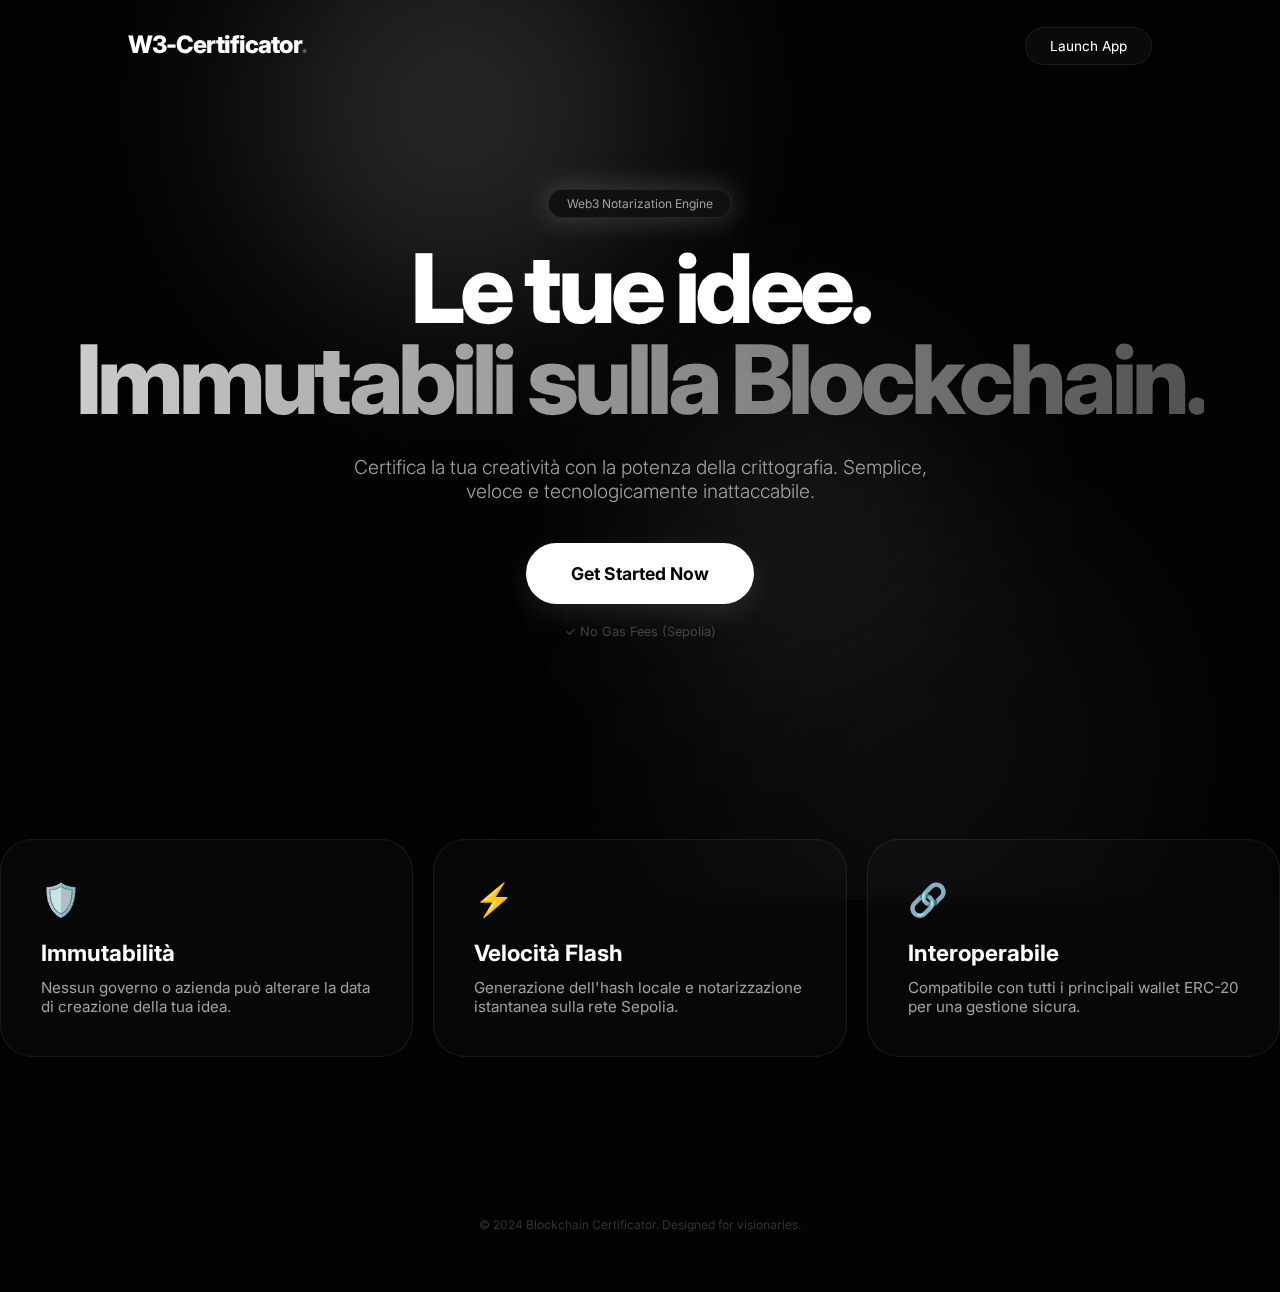
<file: index.html>
<!DOCTYPE html>
<html lang="it">
<head>
    <meta charset="UTF-8">
    <meta name="viewport" content="width=device-width, initial-scale=1.0">
    <title>Certificator | Blockchain Identity</title>
    <link rel="preconnect" href="https://fonts.googleapis.com">
    <link rel="preconnect" href="https://fonts.gstatic.com" crossorigin>
    <link href="https://fonts.googleapis.com/css2?family=Inter:wght@300;500;800&display=swap" rel="stylesheet">
    <link rel="stylesheet" href="css/landing-style.css">
</head>
<body>
    <div class="background-wrapper">
        <div class="glow-sphere sphere-1"></div>
        <div class="glow-sphere sphere-2"></div>
        <div class="glow-sphere sphere-3"></div>
    </div>

    <nav class="navbar">
        <div class="logo">W3-Certificator<span>.</span></div>
        <div class="nav-links">
            <a href="landing.html" class="btn-nav">Launch App</a>
        </div>
    </nav>

    <section class="hero">
        <div class="container">
            <div class="badge-wrapper">
                <span class="badge-glow"></span>
                <div class="badge-content">Web3 Notarization Engine</div>
            </div>
            
            <h1>Le tue idee. <br><span class="gradient-text">Immutabili sulla Blockchain.</span></h1>
            
            <p class="hero-text">
                Certifica la tua creatività con la potenza della crittografia. 
                Semplice, veloce e tecnologicamente inattaccabile.
            </p>
            
            <div class="cta-group">
                <a href="landing.html" class="btn-main">Get Started Now</a>
                <div class="secondary-info">✓ No Gas Fees (Sepolia)</div>
            </div>
        </div>
    </section>

    <section class="features-grid">
        <div class="container">
            <div class="f-card">
                <div class="icon-box">🛡️</div>
                <h3>Immutabilità</h3>
                <p>Nessun governo o azienda può alterare la data di creazione della tua idea.</p>
            </div>
            <div class="f-card">
                <div class="icon-box">⚡</div>
                <h3>Velocità Flash</h3>
                <p>Generazione dell'hash locale e notarizzazione istantanea sulla rete Sepolia.</p>
            </div>
            <div class="f-card">
                <div class="icon-box">🔗</div>
                <h3>Interoperabile</h3>
                <p>Compatibile con tutti i principali wallet ERC-20 per una gestione sicura.</p>
            </div>
        </div>
    </section>

    <footer>
        <p>&copy; 2024 Blockchain Certificator. Designed for visionaries.</p>
    </footer>
</body>
</html>
</file>
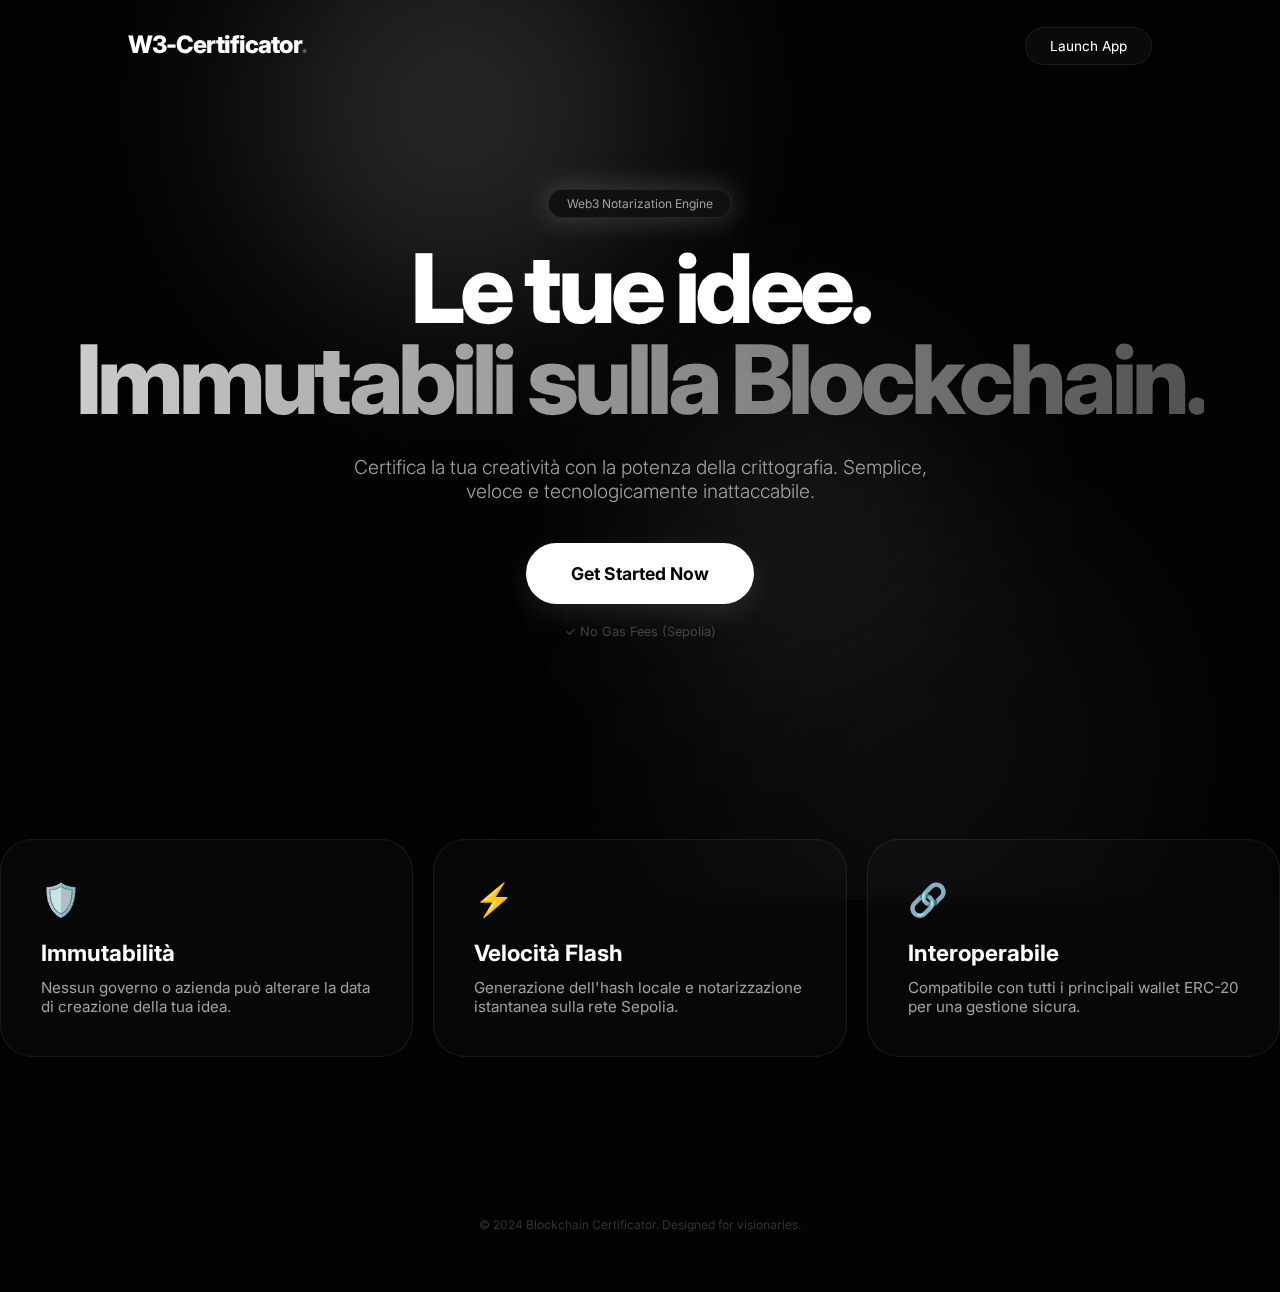
<file: landing.html>
<!DOCTYPE html>
<html lang="it">
<head>
    <meta charset="UTF-8">
    <meta name="viewport" content="width=device-width, initial-scale=1.0">
    <title>Certificator | Blockchain Identity</title>
    <link rel="preconnect" href="https://fonts.googleapis.com">
    <link rel="preconnect" href="https://fonts.gstatic.com" crossorigin>
    <link href="https://fonts.googleapis.com/css2?family=Inter:wght@300;500;800&display=swap" rel="stylesheet">
    <link rel="stylesheet" href="css/landing-style.css">
</head>
<body>
    <div class="background-wrapper">
        <div class="glow-sphere sphere-1"></div>
        <div class="glow-sphere sphere-2"></div>
        <div class="glow-sphere sphere-3"></div>
    </div>

    <nav class="navbar">
        <div class="logo">W3-Certificator<span>.</span></div>
        <div class="nav-links">
            <a href="index.html" class="btn-nav">Launch App</a>
        </div>
    </nav>

    <section class="hero">
        <div class="container">
            <div class="badge-wrapper">
                <span class="badge-glow"></span>
                <div class="badge-content">Web3 Notarization Engine</div>
            </div>
            
            <h1>Le tue idee. <br><span class="gradient-text">Immutabili sulla Blockchain.</span></h1>
            
            <p class="hero-text">
                Certifica la tua creatività con la potenza della crittografia. 
                Semplice, veloce e tecnologicamente inattaccabile.
            </p>
            
            <div class="cta-group">
                <a href="index.html" class="btn-main">Get Started Now</a>
                <div class="secondary-info">✓ No Gas Fees (Sepolia)</div>
            </div>
        </div>
    </section>

    <section class="features-grid">
        <div class="container">
            <div class="f-card">
                <div class="icon-box">🛡️</div>
                <h3>Immutabilità</h3>
                <p>Nessun governo o azienda può alterare la data di creazione della tua idea.</p>
            </div>
            <div class="f-card">
                <div class="icon-box">⚡</div>
                <h3>Velocità Flash</h3>
                <p>Generazione dell'hash locale e notarizzazione istantanea sulla rete Sepolia.</p>
            </div>
            <div class="f-card">
                <div class="icon-box">🔗</div>
                <h3>Interoperabile</h3>
                <p>Compatibile con tutti i principali wallet ERC-20 per una gestione sicura.</p>
            </div>
        </div>
    </section>

    <footer>
        <p>&copy; 2024 Blockchain Certificator. Designed for visionaries.</p>
    </footer>
</body>
</html>
</file>
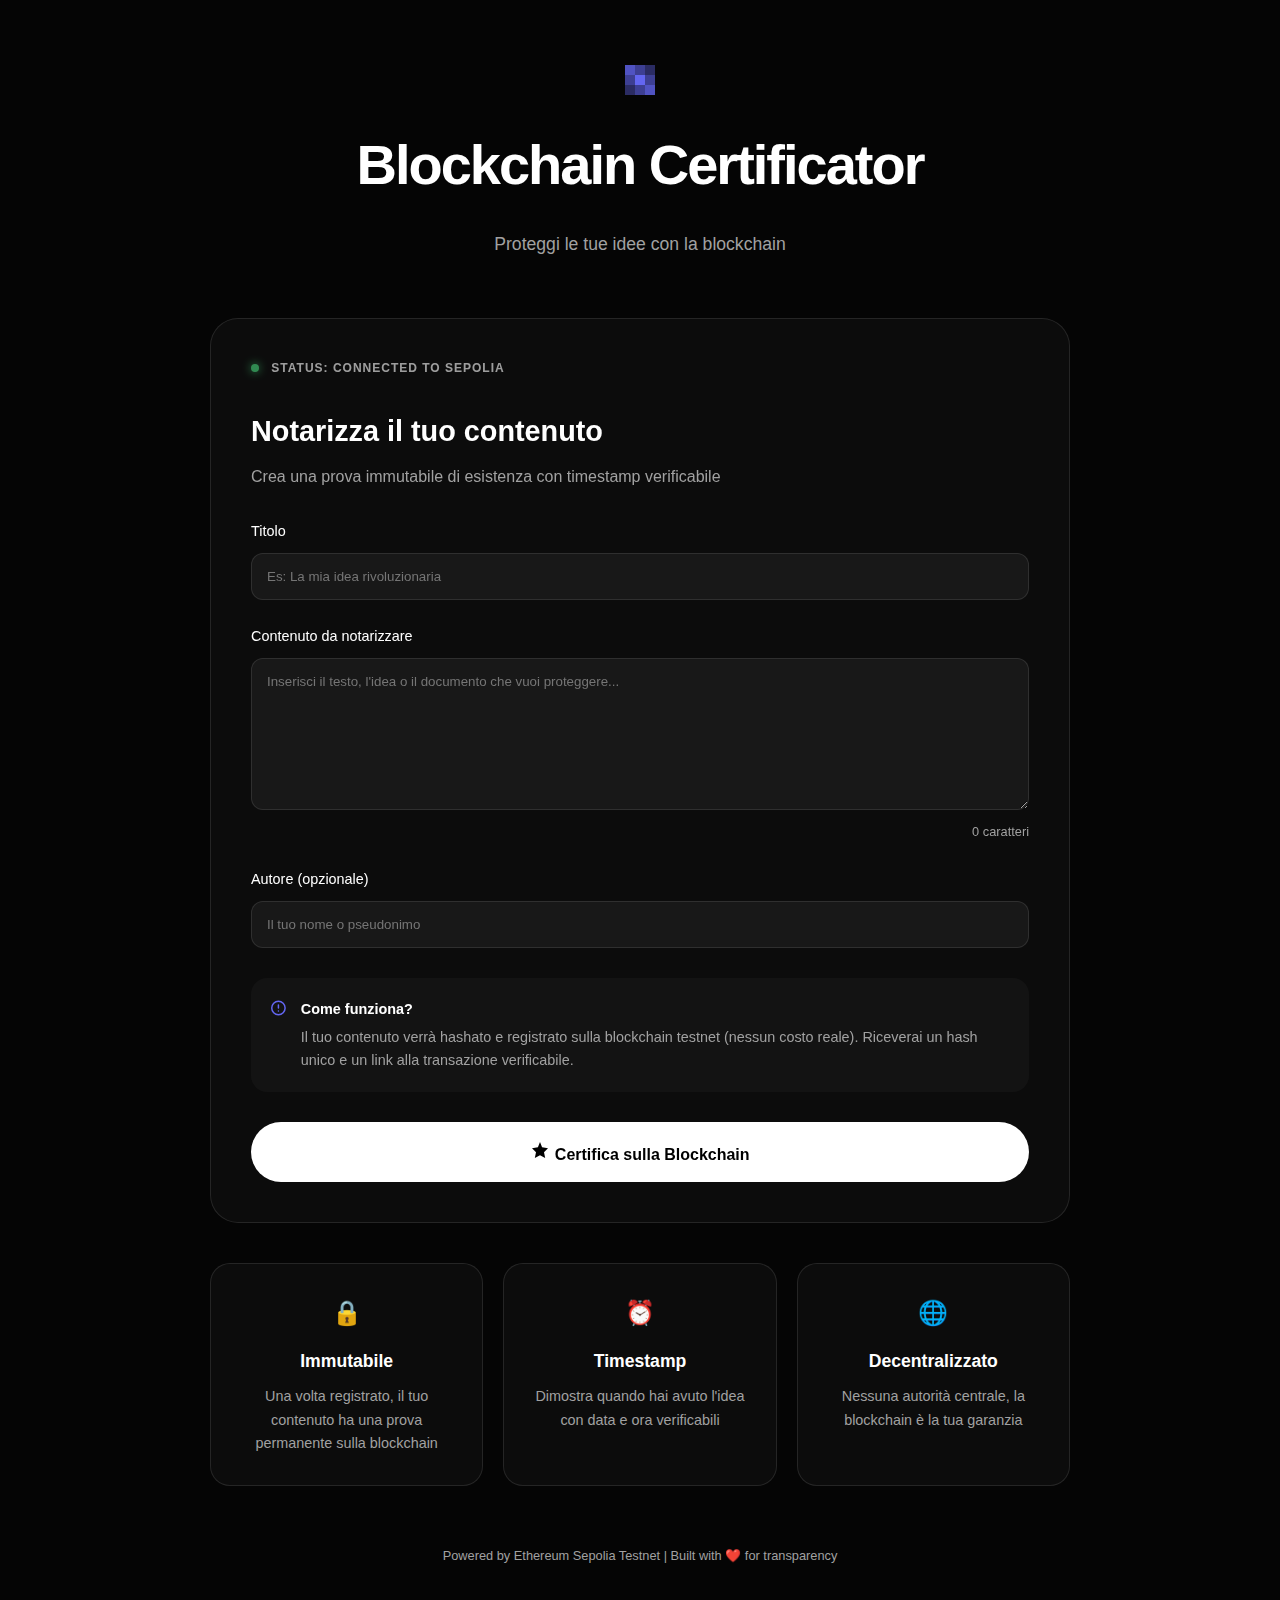
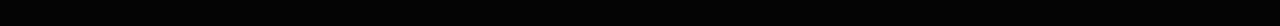
<file: sds.html>
<!DOCTYPE html>
<html lang="it">
<head>
    <meta charset="UTF-8">
    <meta name="viewport" content="width=device-width, initial-scale=1.0">
    <title>Blockchain Certificator - Notarizza le tue idee</title>
    <link rel="stylesheet" href="css/style.css">
</head>
<body>
    <div class="container">
        <header>
            <div class="logo">
                <svg width="40" height="40" viewBox="0 0 40 40" fill="none" xmlns="http://www.w3.org/2000/svg">
                    <rect x="5" y="5" width="10" height="10" fill="#6366f1" opacity="0.8"/>
                    <rect x="15" y="5" width="10" height="10" fill="#6366f1" opacity="0.6"/>
                    <rect x="25" y="5" width="10" height="10" fill="#6366f1" opacity="0.4"/>
                    <rect x="5" y="15" width="10" height="10" fill="#6366f1" opacity="0.6"/>
                    <rect x="15" y="15" width="10" height="10" fill="#6366f1"/>
                    <rect x="25" y="15" width="10" height="10" fill="#6366f1" opacity="0.6"/>
                    <rect x="5" y="25" width="10" height="10" fill="#6366f1" opacity="0.4"/>
                    <rect x="15" y="25" width="10" height="10" fill="#6366f1" opacity="0.6"/>
                    <rect x="25" y="25" width="10" height="10" fill="#6366f1" opacity="0.8"/>
                </svg>
                <h1>Blockchain Certificator</h1>
            </div>
            <p class="tagline">Proteggi le tue idee con la blockchain</p>
        </header>

        <main>
            <div class="card">
                <!-- Status Bar -->
                <div class="status-bar">
                    <span class="status-indicator">
                        <span class="led"></span>
                        STATUS: CONNECTED TO SEPOLIA
                    </span>
                </div>

                <div class="card-header">
                    <h2>Notarizza il tuo contenuto</h2>
                    <p>Crea una prova immutabile di esistenza con timestamp verificabile</p>
                </div>

                <form id="certificationForm">
                    <div class="form-group">
                        <label for="title">Titolo</label>
                        <input
                            type="text"
                            id="title"
                            name="title"
                            placeholder="Es: La mia idea rivoluzionaria"
                            required
                        >
                    </div>

                    <div class="form-group">
                        <label for="content">Contenuto da notarizzare</label>
                        <textarea
                            id="content"
                            name="content"
                            rows="8"
                            placeholder="Inserisci il testo, l'idea o il documento che vuoi proteggere..."
                            required
                        ></textarea>
                        <div class="char-counter">
                            <span id="charCount">0</span> caratteri
                        </div>
                    </div>

                    <div class="form-group">
                        <label for="author">Autore (opzionale)</label>
                        <input
                            type="text"
                            id="author"
                            name="author"
                            placeholder="Il tuo nome o pseudonimo"
                        >
                    </div>

                    <div class="info-box">
                        <svg width="20" height="20" viewBox="0 0 20 20" fill="none">
                            <circle cx="10" cy="10" r="9" stroke="#6366f1" stroke-width="2"/>
                            <path d="M10 6V10M10 14H10.01" stroke="#6366f1" stroke-width="2" stroke-linecap="round"/>
                        </svg>
                        <div>
                            <strong>Come funziona?</strong>
                            <p>Il tuo contenuto verrà hashato e registrato sulla blockchain testnet (nessun costo reale). Riceverai un hash unico e un link alla transazione verificabile.</p>
                        </div>
                    </div>

                    <button type="submit" class="btn-primary" id="certifyBtn">
                        <svg width="20" height="20" viewBox="0 0 20 20" fill="none">
                            <path d="M10 2L12.09 7.26L18 8.27L14 12.14L15.18 18.02L10 15.27L4.82 18.02L6 12.14L2 8.27L7.91 7.26L10 2Z"
                                  fill="currentColor"/>
                        </svg>
                        Certifica sulla Blockchain
                    </button>
                </form>
            </div>

            <div class="card result-card" id="resultCard" style="display: none;">
                <div class="card-header success">
                    <svg width="60" height="60" viewBox="0 0 60 60">
                        <circle cx="30" cy="30" r="28" stroke="#10b981" stroke-width="4" fill="none"/>
                        <path d="M16 30L26 40L44 20" stroke="#10b981" stroke-width="4" stroke-linecap="round" stroke-linejoin="round" fill="none"/>
                    </svg>
                    <h2>Certificazione Completata!</h2>
                    <p>Il tuo contenuto è stato notarizzato con successo</p>
                </div>

                <div class="result-content">
                    <div class="result-item">
                        <label>Hash del contenuto:</label>
                        <div class="hash-display">
                            <code id="contentHash"></code>
                            <button class="copy-btn" onclick="copyToClipboard('contentHash')">
                                <svg width="16" height="16" viewBox="0 0 16 16" fill="none">
                                    <rect x="5" y="5" width="9" height="9" stroke="currentColor" stroke-width="1.5" fill="none"/>
                                    <path d="M3 11V3H11" stroke="currentColor" stroke-width="1.5" stroke-linecap="round"/>
                                </svg>
                            </button>
                        </div>
                    </div>

                    <div class="result-item">
                        <label>Transaction Hash:</label>
                        <div class="hash-display">
                            <code id="txHash"></code>
                            <button class="copy-btn" onclick="copyToClipboard('txHash')">
                                <svg width="16" height="16" viewBox="0 0 16 16" fill="none">
                                    <rect x="5" y="5" width="9" height="9" stroke="currentColor" stroke-width="1.5" fill="none"/>
                                    <path d="M3 11V3H11" stroke="currentColor" stroke-width="1.5" stroke-linecap="round"/>
                                </svg>
                            </button>
                        </div>
                    </div>

                    <div class="result-item">
                        <label>Timestamp:</label>
                        <div class="timestamp-display">
                            <span id="timestamp"></span>
                        </div>
                    </div>

                    <div class="result-item">
                        <label>Blockchain Explorer:</label>
                        <a href="#" id="explorerLink" target="_blank" class="explorer-link">
                            Visualizza su Etherscan
                            <svg width="16" height="16" viewBox="0 0 16 16" fill="none">
                                <path d="M12 8.5V12.5C12 13.0523 11.5523 13.5 11 13.5H3.5C2.94772 13.5 2.5 13.0523 2.5 12.5V5C2.5 4.44772 2.94772 4 3.5 4H7.5M10 2.5H13.5M13.5 2.5V6M13.5 2.5L7 9"
                                      stroke="currentColor" stroke-width="1.5" stroke-linecap="round"/>
                            </svg>
                        </a>
                    </div>

                    <button class="btn-secondary" onclick="resetForm()">
                        Certifica un altro contenuto
                    </button>
                </div>
            </div>

            <div class="features">
                <div class="feature-card">
                    <div class="feature-icon">🔒</div>
                    <h3>Immutabile</h3>
                    <p>Una volta registrato, il tuo contenuto ha una prova permanente sulla blockchain</p>
                </div>
                <div class="feature-card">
                    <div class="feature-icon">⏰</div>
                    <h3>Timestamp</h3>
                    <p>Dimostra quando hai avuto l'idea con data e ora verificabili</p>
                </div>
                <div class="feature-card">
                    <div class="feature-icon">🌐</div>
                    <h3>Decentralizzato</h3>
                    <p>Nessuna autorità centrale, la blockchain è la tua garanzia</p>
                </div>
            </div>
        </main>

        <footer>
            <p>Powered by Ethereum Sepolia Testnet | Built with ❤️ for transparency</p>
        </footer>
    </div>

    <div id="walletModal" class="modal" style="display: none;">
        <div class="modal-content">
            <h3>Connetti il tuo Wallet</h3>
            <p>Per certificare il contenuto sulla blockchain, devi connettere MetaMask</p>
            <button class="btn-primary" id="connectWalletBtn">
                <svg width="24" height="24" viewBox="0 0 24 24" fill="none">
                    <path d="M21 12C21 16.9706 16.9706 21 12 21M21 12C21 7.02944 16.9706 3 12 3M21 12H3M12 21C7.02944 21 3 16.9706 3 12M12 21C13.6569 21 15 16.9706 15 12C15 7.02944 13.6569 3 12 3M12 21C10.3431 21 9 16.9706 9 12C9 7.02944 10.3431 3 12 3M3 12C3 7.02944 7.02944 3 12 3"
                          stroke="currentColor" stroke-width="2"/>
                </svg>
                Connetti MetaMask
            </button>
            <button class="btn-secondary" onclick="closeModal()">Annulla</button>
        </div>
    </div>

    <script src="js/app.js"></script>
</body>
</html>
</file>
<file: css/landing-style.css>
:root {
    --bg: #030303;
    --primary: #ffffff;
    --accent: #a1a1a1;
    --card-bg: rgba(255, 255, 255, 0.02);
    --border: rgba(255, 255, 255, 0.08);
    --grad: linear-gradient(90deg, #fff 0%, #666 100%);
}

* { margin: 0; padding: 0; box-sizing: border-box; }

body {
    background-color: var(--bg);
    color: var(--primary);
    font-family: 'Inter', sans-serif;
    overflow-x: hidden;
    -webkit-font-smoothing: antialiased;
}

/* Sfondo Animato Creativo */
.background-wrapper {
    position: fixed;
    top: 0; left: 0; width: 100%; height: 100%;
    z-index: -1;
    overflow: hidden;
}

.glow-sphere {
    position: absolute;
    filter: blur(100px);
    border-radius: 50%;
    opacity: 0.15;
    animation: move 20s infinite alternate;
}

.sphere-1 { width: 400px; height: 400px; background: #fff; top: -10%; left: 20%; }
.sphere-2 { width: 500px; height: 500px; background: #444; bottom: -10%; right: 10%; animation-delay: -5s; }
.sphere-3 { width: 300px; height: 300px; background: #888; top: 40%; left: 50%; animation-delay: -10s; }

@keyframes move {
    0% { transform: translate(0, 0) scale(1); }
    100% { transform: translate(50px, 100px) scale(1.2); }
}

/* Navbar */
.navbar {
    display: flex; justify-content: space-between; align-items: center;
    padding: 30px 10%;
}

.logo { font-weight: 800; font-size: 1.5rem; letter-spacing: -1px; }
.logo span { color: #555; }

.btn-nav {
    text-decoration: none; color: white; border: 1px solid var(--border);
    padding: 10px 24px; border-radius: 100px; font-size: 0.85rem;
    transition: 0.3s; background: rgba(255,255,255,0.03);
}
.btn-nav:hover { background: white; color: black; }

/* Hero Section */
.hero { text-align: center; padding: 100px 5%; }

.badge-wrapper {
    position: relative; display: inline-block; margin-bottom: 25px;
}

.badge-content {
    background: #111; border: 1px solid var(--border);
    padding: 6px 18px; border-radius: 100px; font-size: 0.75rem;
    color: var(--accent); position: relative; z-index: 2;
}

.badge-glow {
    position: absolute; top: 0; left: 0; width: 100%; height: 100%;
    background: white; filter: blur(15px); opacity: 0.2;
}

.hero h1 {
    font-size: clamp(3rem, 8vw, 6rem);
    font-weight: 800; line-height: 0.95; letter-spacing: -0.05em;
    margin-bottom: 30px;
}

.gradient-text {
    background: var(--grad);
    -webkit-background-clip: text;
    -webkit-text-fill-color: transparent;
    opacity: 0.8;
}

.hero-text {
    max-width: 600px; margin: 0 auto 40px;
    font-size: 1.2rem; color: var(--accent); font-weight: 300;
}

/* Button & CTA */
.btn-main {
    display: inline-block; background: white; color: black;
    padding: 20px 45px; border-radius: 100px; text-decoration: none;
    font-weight: 700; font-size: 1.1rem; transition: 0.4s cubic-bezier(0.16, 1, 0.3, 1);
    box-shadow: 0 10px 30px rgba(255,255,255,0.1);
}

.btn-main:hover { transform: scale(1.05) translateY(-5px); }

.secondary-info { margin-top: 20px; font-size: 0.8rem; color: #444; }

/* Features */
.features-grid .container {
    display: grid; grid-template-columns: repeat(auto-fit, minmax(300px, 1fr));
    gap: 20px; padding: 100px 0;
}

.f-card {
    background: var(--card-bg); border: 1px solid var(--border);
    padding: 40px; border-radius: 32px; transition: 0.4s;
    backdrop-filter: blur(10px);
}

.f-card:hover {
    background: rgba(255,255,255,0.05);
    border-color: rgba(255,255,255,0.2);
    transform: translateY(-10px);
}

.icon-box { font-size: 2rem; margin-bottom: 20px; }
.f-card h3 { font-size: 1.4rem; margin-bottom: 12px; }
.f-card p { color: var(--accent); font-size: 0.95rem; }

footer { text-align: center; padding: 60px; color: #333; font-size: 0.75rem; }

/* Mobile Responsive */
@media (max-width: 768px) {
    .navbar {
        padding: 20px 5%;
        flex-direction: column;
        gap: 20px;
    }

    .logo {
        font-size: 1.2rem;
    }

    .nav-links {
        width: 100%;
        text-align: center;
    }

    .btn-nav {
        display: block;
        width: 100%;
        max-width: 200px;
        margin: 0 auto;
    }

    .hero {
        padding: 60px 5%;
    }

    .hero h1 {
        font-size: clamp(2rem, 10vw, 3.5rem);
    }

    .hero-text {
        font-size: 1rem;
    }

    .btn-main {
        padding: 16px 35px;
        font-size: 1rem;
    }

    .features-grid .container {
        grid-template-columns: 1fr;
        padding: 60px 5%;
    }

    .f-card {
        padding: 30px;
    }
}
</file>
<file: css/style.css>
:root {
    --bg-color: #050505;
    --card-bg: rgba(255, 255, 255, 0.03);
    --border-color: rgba(255, 255, 255, 0.1);
    --text-primary: #ffffff;
    --text-secondary: #a1a1a1;
    --accent: #ffffff;
}

* { margin: 0; padding: 0; box-sizing: border-box; }

body {
    background-color: var(--bg-color);
    color: var(--text-primary);
    font-family: 'Inter', sans-serif;
    line-height: 1.6;
    overflow-x: hidden;
}

/* Luce radiale in alto - come in foto */
.bg-glow {
    position: fixed;
    top: -150px;
    left: 50%;
    transform: translateX(-50%);
    width: 600px;
    height: 400px;
    background: radial-gradient(circle, rgba(255,255,255,0.1) 0%, rgba(0,0,0,0) 70%);
    z-index: -1;
}

.container {
    max-width: 900px;
    margin: 0 auto;
    padding: 60px 20px;
}

header {
    text-align: center;
    margin-bottom: 60px;
}

.logo {
    display: flex;
    flex-direction: column;
    align-items: center;
    gap: 20px;
    margin-bottom: 20px;
}

header h1 {
    font-size: 3.5rem;
    font-weight: 800;
    letter-spacing: -2px;
}

.tagline {
    color: var(--text-secondary);
    font-size: 1.1rem;
}

/* La Card con effetto vetro */
.card {
    background: var(--card-bg);
    border: 1px solid var(--border-color);
    backdrop-filter: blur(15px);
    border-radius: 28px;
    padding: 40px;
    margin-bottom: 40px;
}

.status-bar {
    margin-bottom: 30px;
    font-size: 0.75rem;
    font-weight: 600;
    letter-spacing: 1px;
    opacity: 0.6;
}

.led {
    display: inline-block;
    width: 8px;
    height: 8px;
    background: #4ade80;
    border-radius: 50%;
    margin-right: 8px;
    box-shadow: 0 0 10px #4ade80;
}

.card-header h2 {
    font-size: 1.8rem;
    margin-bottom: 10px;
    font-weight: 700;
}

.card-header p {
    color: var(--text-secondary);
    margin-bottom: 30px;
}

/* Form Styles */
.form-group { margin-bottom: 25px; }
label { display: block; margin-bottom: 10px; font-weight: 500; font-size: 0.9rem; }

input, textarea {
    width: 100%;
    background: rgba(255,255,255,0.05);
    border: 1px solid var(--border-color);
    border-radius: 12px;
    padding: 15px;
    color: white;
    font-family: inherit;
    transition: 0.3s;
}

input:focus, textarea:focus {
    outline: none;
    border-color: rgba(255,255,255,0.3);
    background: rgba(255,255,255,0.08);
}

.char-counter {
    text-align: right;
    font-size: 0.8rem;
    color: var(--text-secondary);
    margin-top: 5px;
}

/* Info Box */
.info-box {
    display: flex;
    gap: 15px;
    background: rgba(255,255,255,0.03);
    padding: 20px;
    border-radius: 16px;
    margin: 30px 0;
    font-size: 0.9rem;
}

.info-box p { color: var(--text-secondary); margin-top: 5px; }

/* Bottoni - Minimali come Webtrix */
.btn-primary {
    width: 100%;
    background: #ffffff;
    color: #000;
    border: none;
    padding: 18px;
    border-radius: 50px;
    font-size: 1rem;
    font-weight: 700;
    cursor: pointer;
    transition: transform 0.2s;
}

.btn-primary:hover {
    transform: translateY(-2px);
    background: #f0f0f0;
}

.btn-secondary {
    background: transparent;
    border: 1px solid var(--border-color);
    color: white;
    padding: 12px 24px;
    border-radius: 50px;
    cursor: pointer;
    margin-top: 20px;
}

/* Feature Cards in basso */
.features {
    display: grid;
    grid-template-columns: repeat(auto-fit, minmax(250px, 1fr));
    gap: 20px;
}

.feature-card {
    background: var(--card-bg);
    border: 1px solid var(--border-color);
    padding: 30px;
    border-radius: 20px;
    text-align: center;
}

.feature-icon { font-size: 1.5rem; margin-bottom: 15px; }
.feature-card h3 { margin-bottom: 10px; font-size: 1.1rem; }
.feature-card p { color: var(--text-secondary); font-size: 0.9rem; }

footer {
    text-align: center;
    margin-top: 60px;
    color: var(--text-secondary);
    font-size: 0.8rem;
}

/* Modal */
.modal {
    position: fixed;
    top:0; left:0; width:100%; height:100%;
    background: rgba(0,0,0,0.8);
    backdrop-filter: blur(10px);
    display: flex; align-items: center; justify-content: center;
    z-index: 100;
}

.modal-content {
    background: #111;
    padding: 40px;
    border-radius: 24px;
    text-align: center;
    max-width: 400px;
    border: 1px solid var(--border-color);
}

.modal-content h3 { margin-bottom: 15px; }
.modal-content p { color: var(--text-secondary); margin-bottom: 30px; }
.btn-secondary-link {
    background: none; border:none; color: var(--text-secondary);
    margin-top: 15px; cursor: pointer; text-decoration: underline;
}

/* Success Card */
.hash-display code {
    display: block;
    background: #000;
    padding: 15px;
    border-radius: 8px;
    font-size: 0.8rem;
    word-break: break-all;
    margin-top: 8px;
}
</file>
